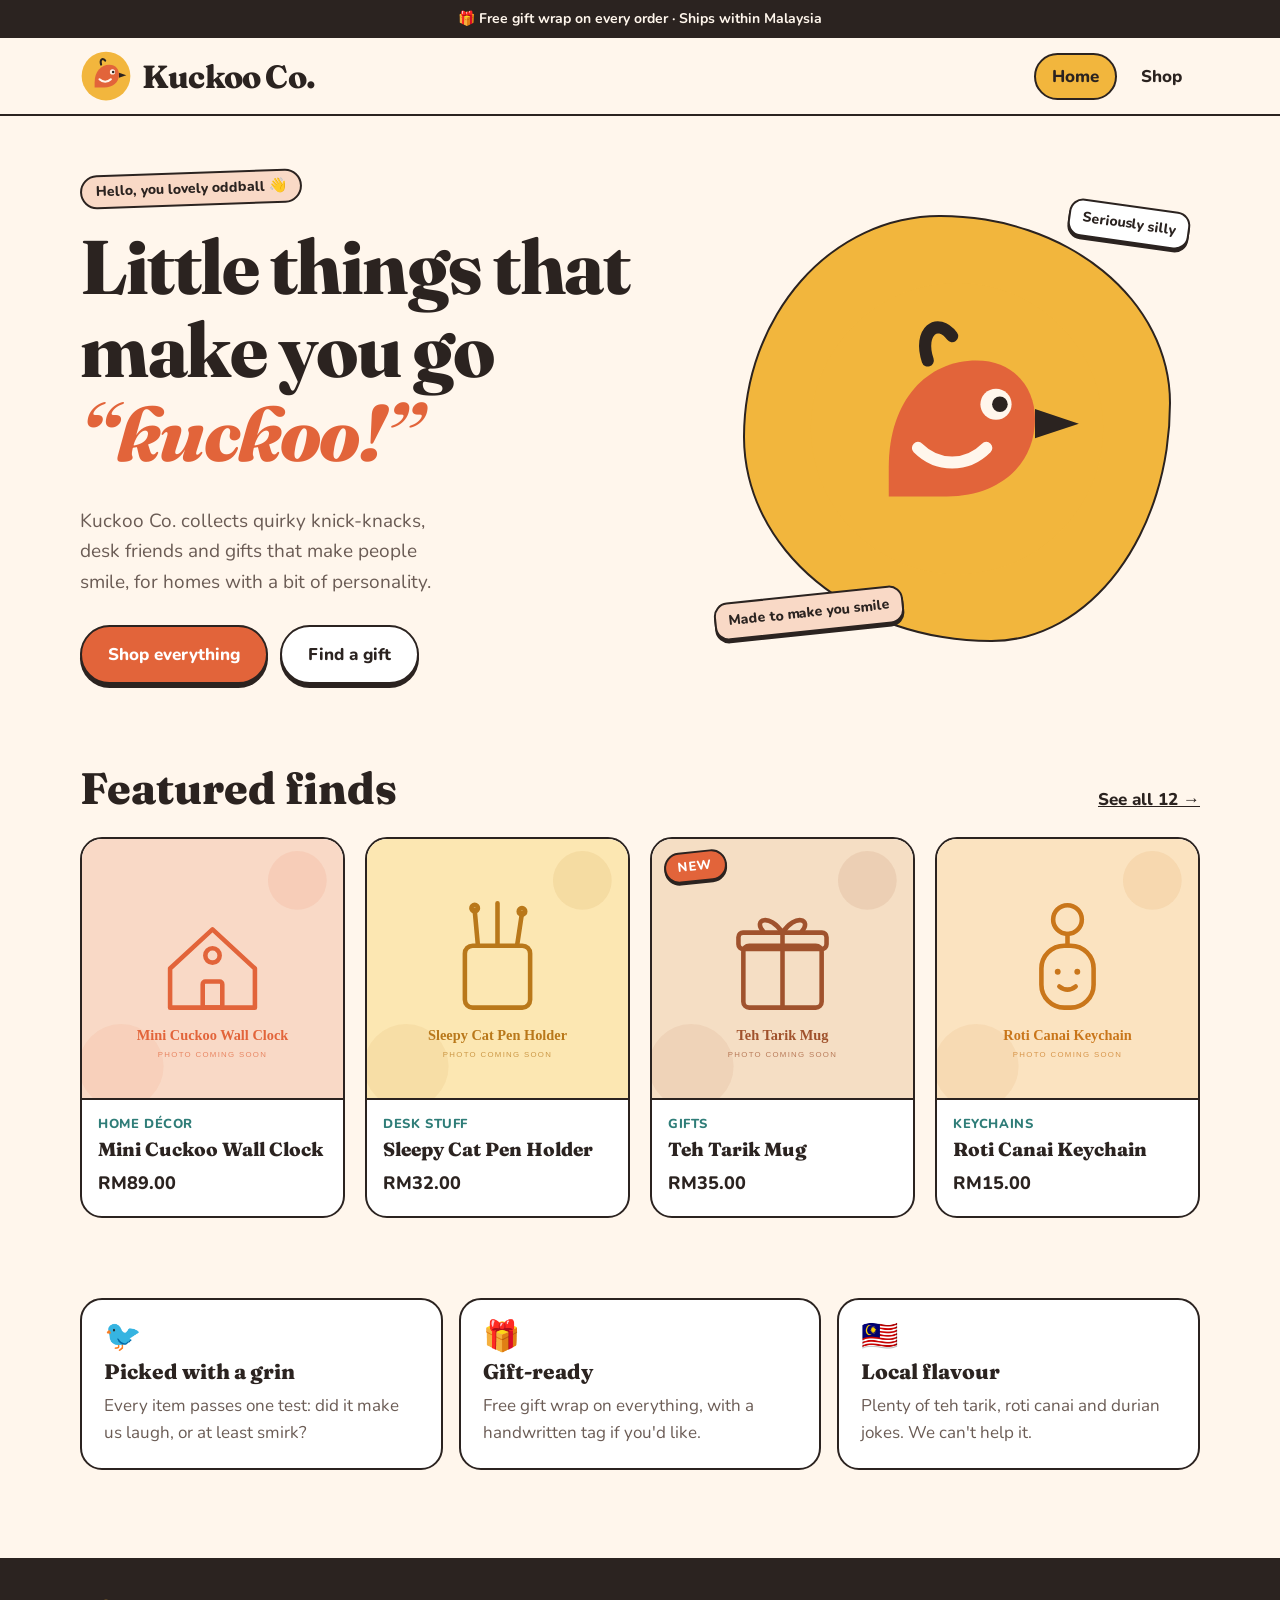
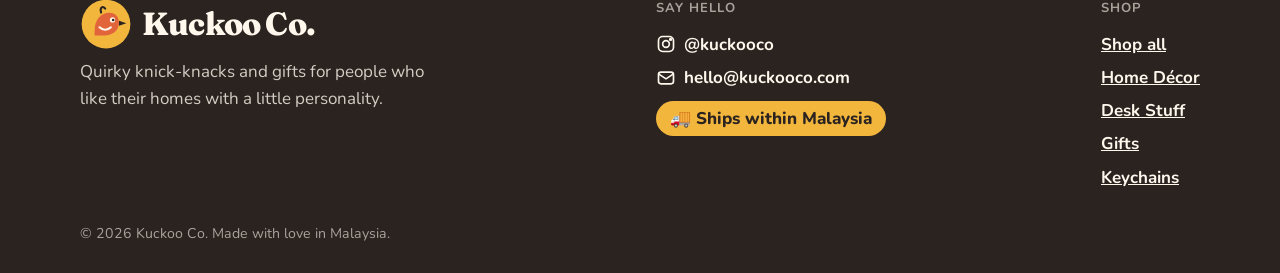
<file: index.html>
<!doctype html>
<html lang="en">
<head>
  <meta charset="utf-8">
  <meta name="viewport" content="width=device-width, initial-scale=1">
  <title>Kuckoo Co. — Quirky knick-knacks & gifts</title>
  <meta name="description" content="Quirky knick-knacks, desk friends and gifts that make people smile. Based in Malaysia.">
  <link rel="icon" href="images/logo.svg" type="image/svg+xml">
  <link rel="preconnect" href="https://fonts.googleapis.com">
  <link rel="preconnect" href="https://fonts.gstatic.com" crossorigin>
  <link href="https://fonts.googleapis.com/css2?family=Fraunces:ital,opsz,wght@0,9..144,600;0,9..144,800;1,9..144,800&family=Nunito:wght@400;700;800&display=swap" rel="stylesheet">
  <link rel="stylesheet" href="css/style.css">
</head>
<body>
  <a class="skip" href="#main">Skip to content</a>
  <div class="ribbon">🎁 Free gift wrap on every order · Ships within Malaysia</div>
  <header class="site-header">
    <div class="wrap">
      <a class="brand" href="index.html"><img src="images/logo.svg" alt="" width="52" height="52"><span>Kuckoo Co.</span></a>
      <nav class="nav" aria-label="Main">
        <a href="index.html" aria-current="page">Home</a>
        <a href="shop.html">Shop</a>
      </nav>
    </div>
  </header>
  <main id="main">
    <section class="hero">
      <div class="wrap">
        <div>
          <span class="eyebrow">Hello, you lovely oddball 👋</span>
          <h1>Little things that make you go <em>“kuckoo!”</em></h1>
          <p>Kuckoo Co. collects quirky knick-knacks, desk friends and gifts that make people smile, for homes with a bit of personality.</p>
          <div class="hero-actions">
            <a class="btn" href="shop.html">Shop everything</a>
            <a class="btn alt" href="shop.html?category=Gifts">Find a gift</a>
          </div>
        </div>
        <div class="hero-art" aria-hidden="true">
          <div class="blob"></div>
          <img class="bird" src="images/logo.svg" alt="">
          <span class="sticker s1">Seriously silly</span>
          <span class="sticker s2">Made to make you smile</span>
        </div>
      </div>
    </section>

    <section>
      <div class="wrap">
        <div class="section-head">
          <h2>Featured finds</h2>
          <a href="shop.html">See all 12 →</a>
        </div>
        <div class="grid" id="featured"></div>
      </div>
    </section>

    <section>
      <div class="wrap values">
        <div class="value"><div class="ico">🐦</div><h3>Picked with a grin</h3><p>Every item passes one test: did it make us laugh, or at least smirk?</p></div>
        <div class="value"><div class="ico">🎁</div><h3>Gift-ready</h3><p>Free gift wrap on everything, with a handwritten tag if you'd like.</p></div>
        <div class="value"><div class="ico">🇲🇾</div><h3>Local flavour</h3><p>Plenty of teh tarik, roti canai and durian jokes. We can't help it.</p></div>
      </div>
    </section>
  </main>
  <footer class="site-footer">
    <div class="wrap">
      <div>
        <a class="brand" href="index.html"><img src="images/logo.svg" alt="" width="40" height="40"><span>Kuckoo Co.</span></a>
        <p>Quirky knick-knacks and gifts for people who like their homes with a little personality.</p>
      </div>
      <div class="footer-contact">
        <h4>Say hello</h4>
        <a data-instagram href="https://www.instagram.com/kuckooco/" target="_blank" rel="noopener"><svg viewBox="0 0 24 24" fill="none" stroke="currentColor" stroke-width="2" aria-hidden="true"><rect x="3" y="3" width="18" height="18" rx="5"/><circle cx="12" cy="12" r="4"/><circle cx="17.5" cy="6.5" r="1" fill="currentColor"/></svg><span>@kuckooco</span></a>
        <a data-email href="mailto:hello@kuckooco.com"><svg viewBox="0 0 24 24" fill="none" stroke="currentColor" stroke-width="2" aria-hidden="true"><rect x="3" y="5" width="18" height="14" rx="3"/><path d="M3 7l9 6 9-6"/></svg><span>hello@kuckooco.com</span></a>
        <span class="ships">🚚 Ships within Malaysia</span>
      </div>
      <nav aria-label="Footer">
        <h4>Shop</h4>
        <a href="shop.html">Shop all</a>
        <a href="shop.html?category=Home%20D%C3%A9cor">Home Décor</a>
        <a href="shop.html?category=Desk%20Stuff">Desk Stuff</a>
        <a href="shop.html?category=Gifts">Gifts</a>
        <a href="shop.html?category=Keychains">Keychains</a>
      </nav>
      <small>© <span data-year></span> Kuckoo Co. Made with love in Malaysia.</small>
    </div>
  </footer>
  <script src="js/products.js"></script>
  <script src="js/app.js"></script>
</body>
</html>
</file>
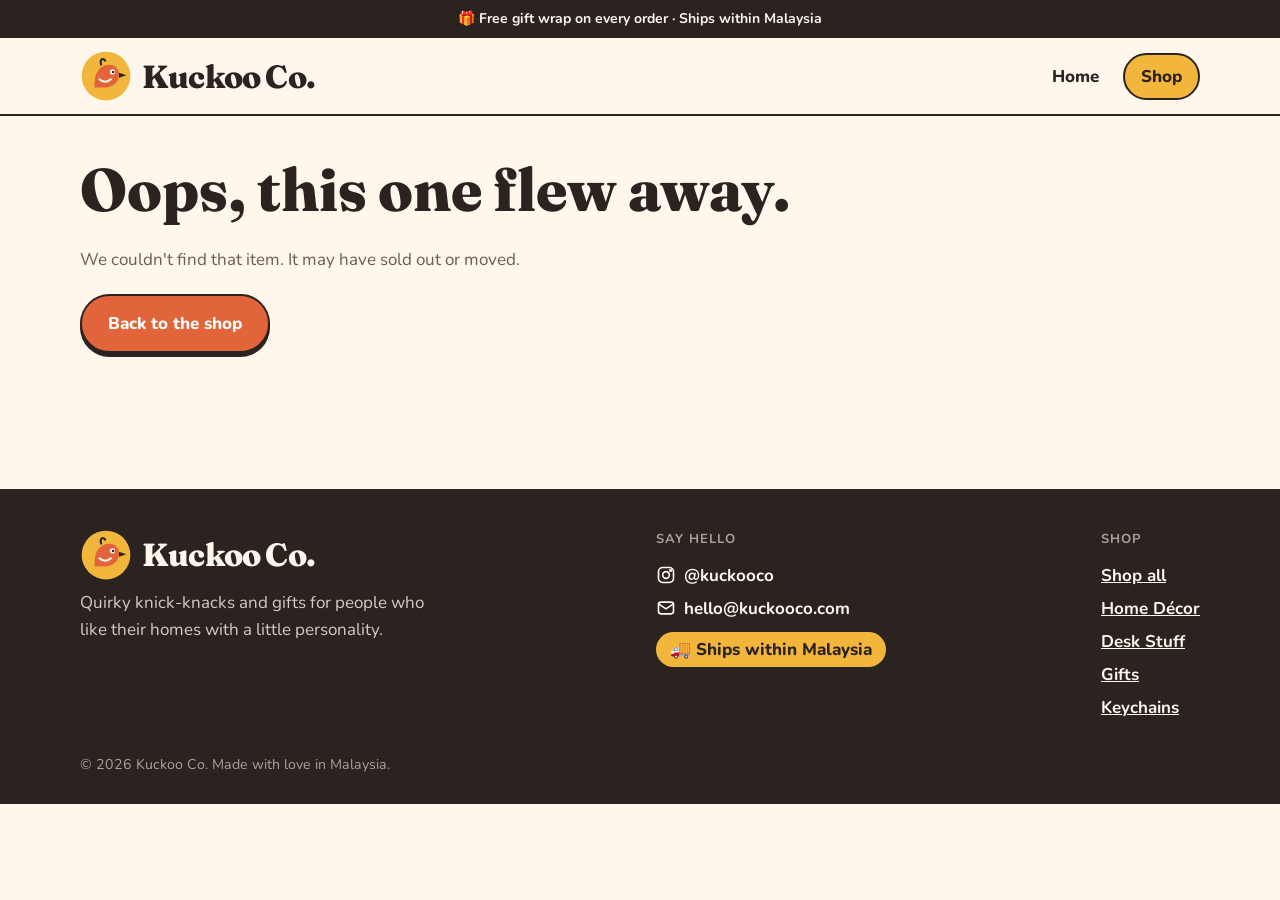
<file: product.html>
<!doctype html>
<html lang="en">
<head>
  <meta charset="utf-8">
  <meta name="viewport" content="width=device-width, initial-scale=1">
  <title>Product — Kuckoo Co.</title>
  <meta name="description" content="A quirky find from Kuckoo Co.">
  <link rel="icon" href="images/logo.svg" type="image/svg+xml">
  <link rel="preconnect" href="https://fonts.googleapis.com">
  <link rel="preconnect" href="https://fonts.gstatic.com" crossorigin>
  <link href="https://fonts.googleapis.com/css2?family=Fraunces:ital,opsz,wght@0,9..144,600;0,9..144,800;1,9..144,800&family=Nunito:wght@400;700;800&display=swap" rel="stylesheet">
  <link rel="stylesheet" href="css/style.css">
</head>
<body>
  <a class="skip" href="#main">Skip to content</a>
  <div class="ribbon">🎁 Free gift wrap on every order · Ships within Malaysia</div>
  <header class="site-header">
    <div class="wrap">
      <a class="brand" href="index.html"><img src="images/logo.svg" alt="" width="52" height="52"><span>Kuckoo Co.</span></a>
      <nav class="nav" aria-label="Main">
        <a href="index.html">Home</a>
        <a href="shop.html" aria-current="page">Shop</a>
      </nav>
    </div>
  </header>
  <main id="main" class="wrap">
    <div id="product"></div>
    <section id="related"></section>
  </main>
  <footer class="site-footer">
    <div class="wrap">
      <div>
        <a class="brand" href="index.html"><img src="images/logo.svg" alt="" width="40" height="40"><span>Kuckoo Co.</span></a>
        <p>Quirky knick-knacks and gifts for people who like their homes with a little personality.</p>
      </div>
      <div class="footer-contact">
        <h4>Say hello</h4>
        <a data-instagram href="https://www.instagram.com/kuckooco/" target="_blank" rel="noopener"><svg viewBox="0 0 24 24" fill="none" stroke="currentColor" stroke-width="2" aria-hidden="true"><rect x="3" y="3" width="18" height="18" rx="5"/><circle cx="12" cy="12" r="4"/><circle cx="17.5" cy="6.5" r="1" fill="currentColor"/></svg><span>@kuckooco</span></a>
        <a data-email href="mailto:hello@kuckooco.com"><svg viewBox="0 0 24 24" fill="none" stroke="currentColor" stroke-width="2" aria-hidden="true"><rect x="3" y="5" width="18" height="14" rx="3"/><path d="M3 7l9 6 9-6"/></svg><span>hello@kuckooco.com</span></a>
        <span class="ships">🚚 Ships within Malaysia</span>
      </div>
      <nav aria-label="Footer">
        <h4>Shop</h4>
        <a href="shop.html">Shop all</a>
        <a href="shop.html?category=Home%20D%C3%A9cor">Home Décor</a>
        <a href="shop.html?category=Desk%20Stuff">Desk Stuff</a>
        <a href="shop.html?category=Gifts">Gifts</a>
        <a href="shop.html?category=Keychains">Keychains</a>
      </nav>
      <small>© <span data-year></span> Kuckoo Co. Made with love in Malaysia.</small>
    </div>
  </footer>
  <script src="js/products.js"></script>
  <script src="js/app.js"></script>
</body>
</html>
</file>
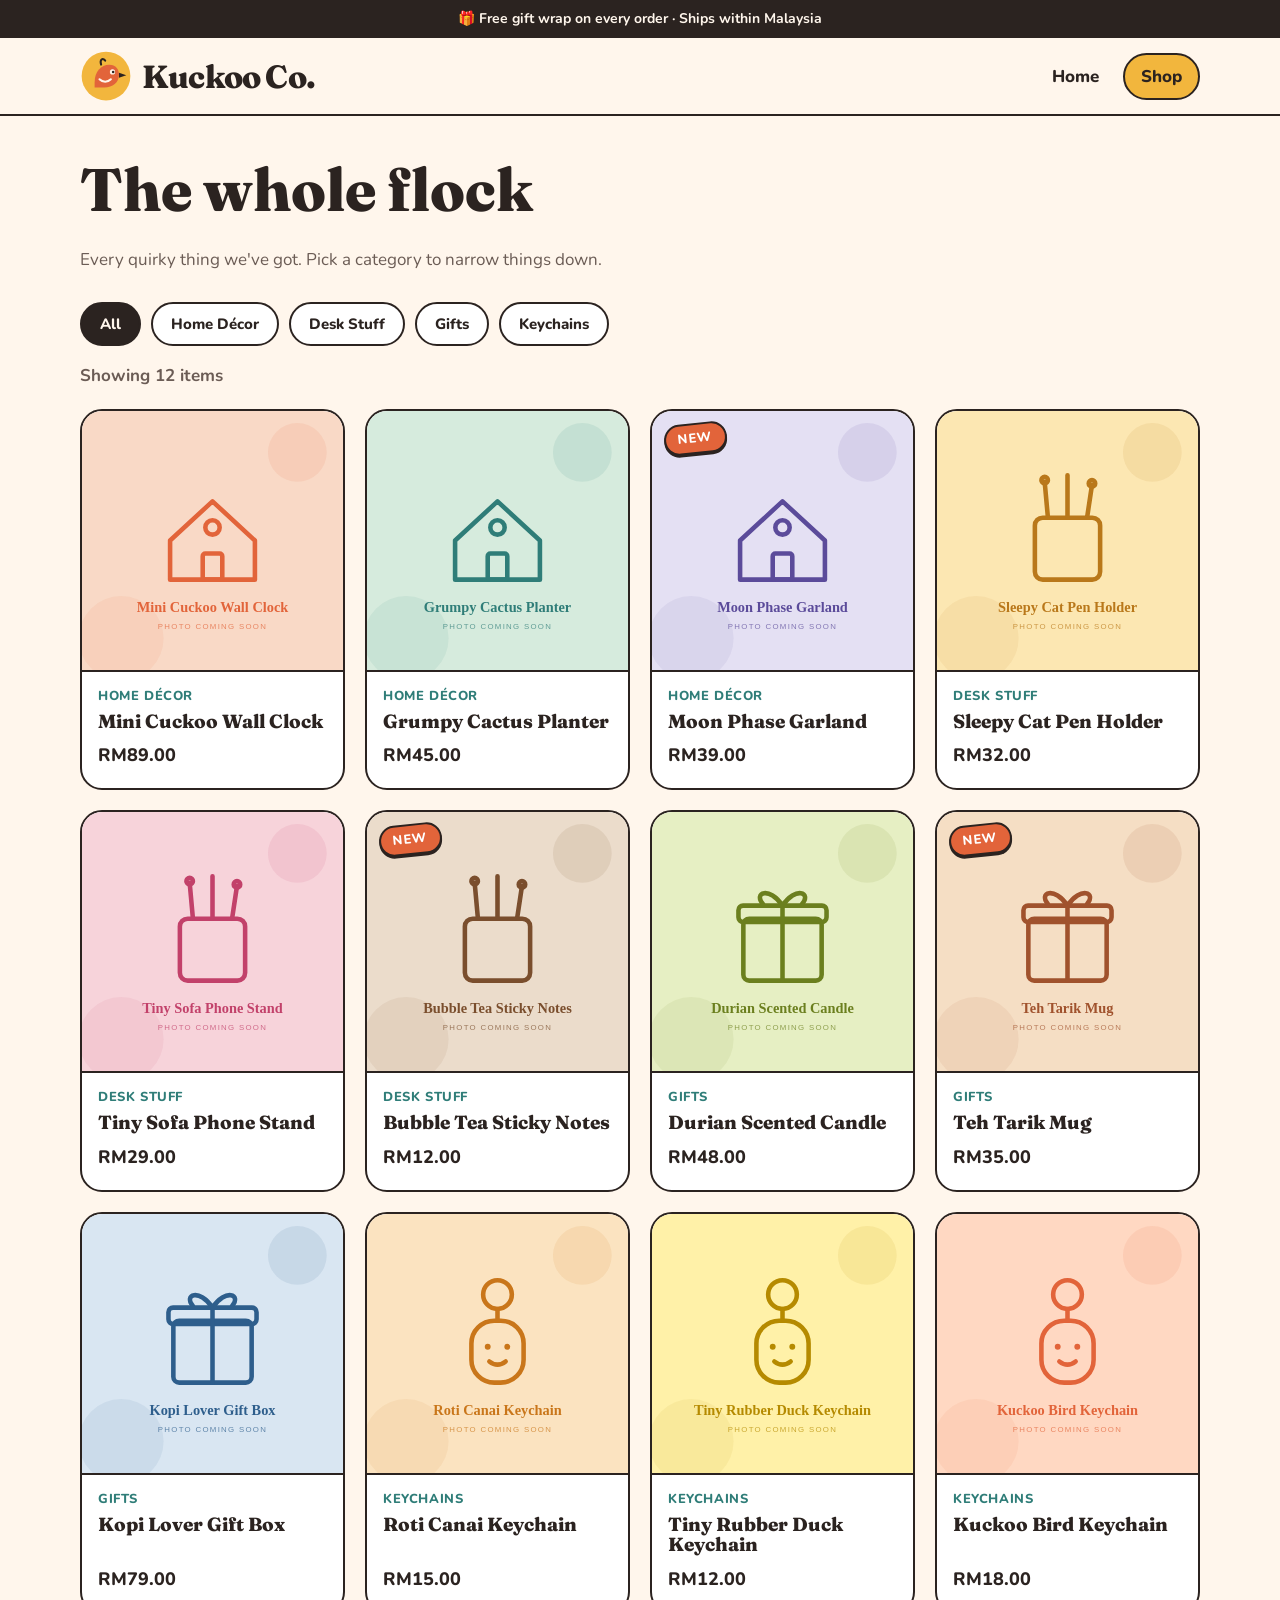
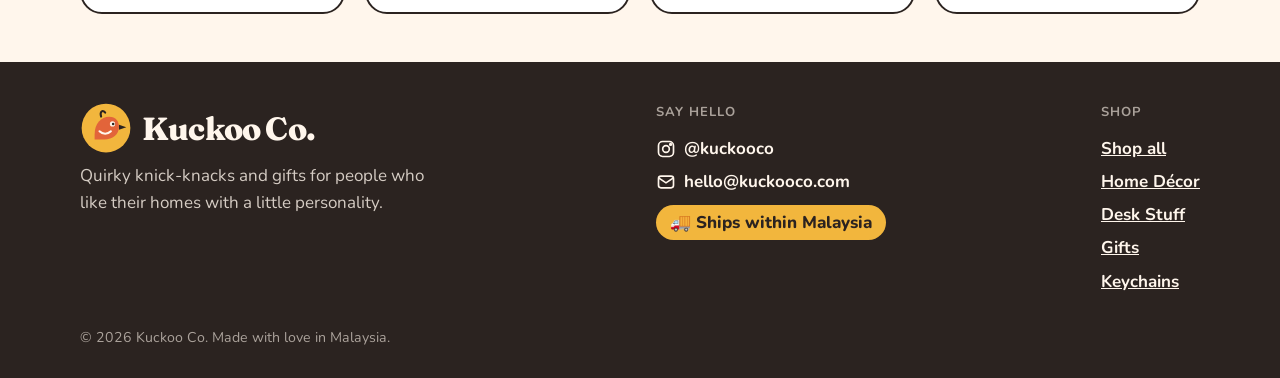
<file: shop.html>
<!doctype html>
<html lang="en">
<head>
  <meta charset="utf-8">
  <meta name="viewport" content="width=device-width, initial-scale=1">
  <title>Shop — Kuckoo Co.</title>
  <meta name="description" content="Browse all Kuckoo Co. knick-knacks: home décor, desk stuff, gifts and keychains.">
  <link rel="icon" href="images/logo.svg" type="image/svg+xml">
  <link rel="preconnect" href="https://fonts.googleapis.com">
  <link rel="preconnect" href="https://fonts.gstatic.com" crossorigin>
  <link href="https://fonts.googleapis.com/css2?family=Fraunces:ital,opsz,wght@0,9..144,600;0,9..144,800;1,9..144,800&family=Nunito:wght@400;700;800&display=swap" rel="stylesheet">
  <link rel="stylesheet" href="css/style.css">
</head>
<body>
  <a class="skip" href="#main">Skip to content</a>
  <div class="ribbon">🎁 Free gift wrap on every order · Ships within Malaysia</div>
  <header class="site-header">
    <div class="wrap">
      <a class="brand" href="index.html"><img src="images/logo.svg" alt="" width="52" height="52"><span>Kuckoo Co.</span></a>
      <nav class="nav" aria-label="Main">
        <a href="index.html">Home</a>
        <a href="shop.html" aria-current="page">Shop</a>
      </nav>
    </div>
  </header>
  <main id="main" class="wrap">
    <div class="page-title">
      <h1>The whole flock</h1>
      <p>Every quirky thing we've got. Pick a category to narrow things down.</p>
    </div>
    <div class="filters" id="filters" role="group" aria-label="Filter by category"></div>
    <p class="result-count" id="result-count" aria-live="polite"></p>
    <div class="grid" id="shop-grid"></div>
  </main>
  <footer class="site-footer">
    <div class="wrap">
      <div>
        <a class="brand" href="index.html"><img src="images/logo.svg" alt="" width="40" height="40"><span>Kuckoo Co.</span></a>
        <p>Quirky knick-knacks and gifts for people who like their homes with a little personality.</p>
      </div>
      <div class="footer-contact">
        <h4>Say hello</h4>
        <a data-instagram href="https://www.instagram.com/kuckooco/" target="_blank" rel="noopener"><svg viewBox="0 0 24 24" fill="none" stroke="currentColor" stroke-width="2" aria-hidden="true"><rect x="3" y="3" width="18" height="18" rx="5"/><circle cx="12" cy="12" r="4"/><circle cx="17.5" cy="6.5" r="1" fill="currentColor"/></svg><span>@kuckooco</span></a>
        <a data-email href="mailto:hello@kuckooco.com"><svg viewBox="0 0 24 24" fill="none" stroke="currentColor" stroke-width="2" aria-hidden="true"><rect x="3" y="5" width="18" height="14" rx="3"/><path d="M3 7l9 6 9-6"/></svg><span>hello@kuckooco.com</span></a>
        <span class="ships">🚚 Ships within Malaysia</span>
      </div>
      <nav aria-label="Footer">
        <h4>Shop</h4>
        <a href="shop.html">Shop all</a>
        <a href="shop.html?category=Home%20D%C3%A9cor">Home Décor</a>
        <a href="shop.html?category=Desk%20Stuff">Desk Stuff</a>
        <a href="shop.html?category=Gifts">Gifts</a>
        <a href="shop.html?category=Keychains">Keychains</a>
      </nav>
      <small>© <span data-year></span> Kuckoo Co. Made with love in Malaysia.</small>
    </div>
  </footer>
  <script src="js/products.js"></script>
  <script src="js/app.js"></script>
</body>
</html>
</file>
<file: css/style.css>
/* ===========================
   Kuckoo Co. — site styles
   Change the colours below to restyle the whole site.
   =========================== */
:root {
  --cream: #FFF6EC;
  --paper: #FFFFFF;
  --ink: #2B2320;
  --ink-soft: #6B5C55;
  --tomato: #E2643A;
  --tomato-dark: #C44E27;
  --mustard: #F2B63D;
  --teal: #2F7D78;
  --blush: #F9D9C6;
  --line: #EADBCB;
  --radius: 22px;
  --shadow: 0 6px 0 var(--ink);
  --font-display: "Fraunces", Georgia, serif;
  --font-body: "Nunito", "Helvetica Neue", Arial, sans-serif;
}

* { box-sizing: border-box; }
html { -webkit-text-size-adjust: 100%; }
body {
  margin: 0;
  background: var(--cream);
  color: var(--ink);
  font-family: var(--font-body);
  font-size: 17px;
  line-height: 1.6;
}
img { max-width: 100%; height: auto; display: block; }
a { color: inherit; }
h1, h2, h3 { font-family: var(--font-display); line-height: 1.1; margin: 0 0 .4em; font-weight: 800; }
.wrap { width: min(1120px, 100% - 32px); margin-inline: auto; }
.skip { position: absolute; left: -999px; }
.skip:focus { left: 16px; top: 16px; background: var(--paper); padding: 8px 12px; z-index: 99; }

/* ---------- Announcement + header ---------- */
.ribbon {
  background: var(--ink); color: var(--cream);
  text-align: center; font-size: 14px; font-weight: 700; padding: 8px 16px;
}
.site-header { position: sticky; top: 0; z-index: 10; background: var(--cream); border-bottom: 2px solid var(--ink); }
.site-header .wrap { display: flex; align-items: center; justify-content: space-between; gap: 16px; padding-block: 12px; }
.brand { display: flex; align-items: center; gap: 10px; text-decoration: none; }
.brand img { width: 52px; height: 52px; transition: transform .3s; }
.brand:hover img { transform: rotate(-12deg); }
.brand span { font-family: var(--font-display); font-weight: 800; font-size: 32px; letter-spacing: -.8px; }
.nav { display: flex; gap: 6px; }
.nav a {
  text-decoration: none; font-weight: 800; padding: 8px 16px; border-radius: 999px;
  border: 2px solid transparent;
}
.nav a:hover { border-color: var(--ink); }
.nav a[aria-current="page"] { background: var(--mustard); border-color: var(--ink); }

/* ---------- Buttons ---------- */
.btn {
  display: inline-flex; align-items: center; justify-content: center; gap: 8px;
  font: inherit; font-weight: 800; text-decoration: none; cursor: pointer;
  background: var(--tomato); color: var(--paper);
  border: 2px solid var(--ink); border-radius: 999px;
  padding: 14px 26px; box-shadow: 0 4px 0 var(--ink);
  transition: transform .12s, box-shadow .12s;
}
.btn:hover { transform: translateY(-2px); box-shadow: 0 6px 0 var(--ink); }
.btn:active { transform: translateY(3px); box-shadow: 0 1px 0 var(--ink); }
.btn.alt { background: var(--paper); color: var(--ink); }
.btn[disabled] { background: var(--line); color: var(--ink-soft); cursor: not-allowed; transform: none; box-shadow: 0 4px 0 var(--ink-soft); border-color: var(--ink-soft); }

/* ---------- Hero ---------- */
.hero { padding: 56px 0 40px; overflow: hidden; }
.hero .wrap { display: grid; grid-template-columns: 1.1fr .9fr; gap: 40px; align-items: center; }
.eyebrow { display: inline-block; background: var(--blush); border: 2px solid var(--ink); border-radius: 999px; padding: 4px 14px; font-weight: 800; font-size: 14px; margin-bottom: 18px; transform: rotate(-2deg); }
.hero h1 { font-size: clamp(42px, 7vw, 76px); letter-spacing: -1.5px; }
.hero h1 em { font-style: italic; color: var(--tomato); }
.hero p { font-size: 19px; color: var(--ink-soft); max-width: 34ch; margin: 0 0 28px; }
.hero-actions { display: flex; flex-wrap: wrap; gap: 12px; }
.hero-art { position: relative; aspect-ratio: 1; }
.blob {
  position: absolute; inset: 6%; background: var(--mustard);
  border: 2px solid var(--ink); border-radius: 46% 54% 42% 58% / 52% 44% 56% 48%;
  animation: wobble 9s ease-in-out infinite;
}
.hero-art img.bird { position: absolute; inset: 18%; width: 64%; animation: peek 4s ease-in-out infinite; }
.sticker {
  position: absolute; background: var(--paper); border: 2px solid var(--ink); border-radius: 14px;
  padding: 6px 12px; font-weight: 800; font-size: 14px; box-shadow: 0 3px 0 var(--ink);
}
.sticker.s1 { top: 4%; right: 2%; transform: rotate(8deg); }
.sticker.s2 { bottom: 8%; left: 0; transform: rotate(-6deg); background: var(--blush); }
@keyframes wobble { 50% { border-radius: 56% 44% 52% 48% / 44% 56% 46% 54%; transform: rotate(6deg); } }
@keyframes peek { 0%, 70%, 100% { transform: translateY(0) rotate(0); } 80% { transform: translateY(-14px) rotate(-6deg); } 90% { transform: translateY(0) rotate(4deg); } }
@media (prefers-reduced-motion: reduce) { .blob, .hero-art img.bird { animation: none; } }

/* ---------- Sections ---------- */
section { padding: 40px 0; }
.section-head { display: flex; align-items: end; justify-content: space-between; gap: 16px; margin-bottom: 24px; flex-wrap: wrap; }
.section-head h2 { font-size: clamp(30px, 4.5vw, 44px); margin: 0; }
.section-head a { font-weight: 800; }

.values { display: grid; grid-template-columns: repeat(3, 1fr); gap: 16px; }
.value { background: var(--paper); border: 2px solid var(--ink); border-radius: var(--radius); padding: 22px; }
.value .ico { font-size: 30px; line-height: 1; margin-bottom: 8px; }
.value h3 { font-size: 21px; }
.value p { margin: 0; color: var(--ink-soft); }

/* ---------- Product grid + cards ---------- */
.grid { display: grid; grid-template-columns: repeat(4, 1fr); gap: 20px; }
.card {
  background: var(--paper); border: 2px solid var(--ink); border-radius: var(--radius);
  overflow: hidden; text-decoration: none; display: flex; flex-direction: column;
  transition: transform .15s, box-shadow .15s;
}
.card:hover { transform: translateY(-4px) rotate(-.6deg); box-shadow: var(--shadow); }
.card:nth-child(even):hover { transform: translateY(-4px) rotate(.6deg); }
.card-media { position: relative; }
.badge-new {
  position: absolute; top: 12px; left: 12px; z-index: 1;
  background: var(--tomato); color: var(--paper); border: 2px solid var(--ink);
  border-radius: 999px; padding: 3px 12px; font-weight: 800; font-size: 13px;
  letter-spacing: .5px; text-transform: uppercase; transform: rotate(-6deg);
  box-shadow: 0 2px 0 var(--ink);
}
.product-img { position: relative; }
.product-img .badge-new { top: 18px; left: 18px; font-size: 16px; padding: 5px 16px; }
.card img { aspect-ratio: 1; object-fit: cover; border-bottom: 2px solid var(--ink); }
.card-body { padding: 14px 16px 18px; display: flex; flex-direction: column; gap: 4px; flex: 1; }
.card .cat { font-size: 13px; font-weight: 800; color: var(--teal); text-transform: uppercase; letter-spacing: .6px; }
.card h3 { font-size: 19px; margin: 0; }
.card .price { margin-top: auto; padding-top: 6px; font-weight: 800; font-size: 18px; }

/* ---------- Shop filters ---------- */
.page-title { padding: 40px 0 8px; }
.page-title h1 { font-size: clamp(38px, 6vw, 60px); }
.page-title p { color: var(--ink-soft); margin: 0; }
.filters { display: flex; gap: 10px; flex-wrap: wrap; margin: 20px 0 28px; }
.chip {
  font: inherit; font-weight: 800; font-size: 15px; cursor: pointer;
  background: var(--paper); color: var(--ink); border: 2px solid var(--ink);
  border-radius: 999px; padding: 8px 18px;
}
.chip:hover { background: var(--blush); }
.chip[aria-pressed="true"] { background: var(--ink); color: var(--cream); }
.result-count { color: var(--ink-soft); font-weight: 700; margin: -12px 0 20px; }

/* ---------- Product page ---------- */
.crumbs { padding-top: 24px; font-size: 15px; font-weight: 700; color: var(--ink-soft); }
.crumbs a { color: var(--ink-soft); }
.product { display: grid; grid-template-columns: 1fr 1fr; gap: 48px; align-items: start; padding: 24px 0 40px; }
.product-img { border: 2px solid var(--ink); border-radius: var(--radius); overflow: hidden; box-shadow: var(--shadow); background: var(--paper); }
.product-info .cat { display: inline-block; background: var(--blush); border: 2px solid var(--ink); border-radius: 999px; padding: 2px 12px; font-weight: 800; font-size: 14px; text-decoration: none; margin-bottom: 14px; }
.product-info h1 { font-size: clamp(34px, 5vw, 52px); }
.product-info .price { font-family: var(--font-display); font-size: 34px; font-weight: 800; color: var(--tomato); margin: 0 0 14px; }
.product-info .desc { font-size: 19px; color: var(--ink-soft); margin: 0 0 26px; }
.perks { list-style: none; padding: 0; margin: 26px 0 0; display: grid; gap: 8px; font-weight: 700; }
.note { font-size: 14px; color: var(--ink-soft); margin-top: 10px; }

/* ---------- Footer ---------- */
.site-footer { margin-top: 48px; background: var(--ink); color: var(--cream); padding: 40px 0 28px; }
.site-footer .wrap { display: flex; flex-wrap: wrap; justify-content: space-between; gap: 20px; }
.site-footer .brand span { color: var(--cream); }
.site-footer p { margin: 8px 0 0; opacity: .8; max-width: 36ch; }
.site-footer nav { display: flex; flex-direction: column; gap: 6px; font-weight: 700; }
.footer-contact { display: flex; flex-direction: column; gap: 6px; font-weight: 700; }
.footer-contact a { text-decoration: none; display: inline-flex; align-items: center; gap: 8px; }
.footer-contact a:hover { text-decoration: underline; }
.footer-contact svg { width: 20px; height: 20px; flex: none; }
.ships { display: inline-flex; align-items: center; gap: 8px; margin-top: 4px; background: var(--mustard); color: var(--ink); border-radius: 999px; padding: 4px 14px; font-weight: 800; width: fit-content; }
.site-footer h4 { margin: 0 0 6px; font-size: 13px; text-transform: uppercase; letter-spacing: 1px; opacity: .6; }
.site-footer small { display: block; width: 100%; opacity: .6; margin-top: 12px; }

/* ---------- Mobile ---------- */
@media (max-width: 900px) {
  .grid { grid-template-columns: repeat(2, 1fr); gap: 14px; }
  .hero .wrap, .product { grid-template-columns: 1fr; gap: 28px; }
  .hero-art { max-width: 340px; margin-inline: auto; width: 100%; }
  .values { grid-template-columns: 1fr; }
}
@media (max-width: 560px) {
  body { font-size: 16px; }
  .brand span { font-size: 26px; }
  .brand img { width: 44px; height: 44px; }
  .nav a { padding: 6px 12px; }
  .hero { padding-top: 32px; }
  .card h3 { font-size: 16px; }
  .card-body { padding: 10px 12px 14px; }
  .card .cat { font-size: 11px; }
  .filters { flex-wrap: nowrap; overflow-x: auto; margin-inline: -16px; padding: 4px 16px 8px; scrollbar-width: none; }
  .chip { white-space: nowrap; }
  .btn { width: 100%; }
  .hero-actions .btn { width: auto; flex: 1; }
}
</file>
